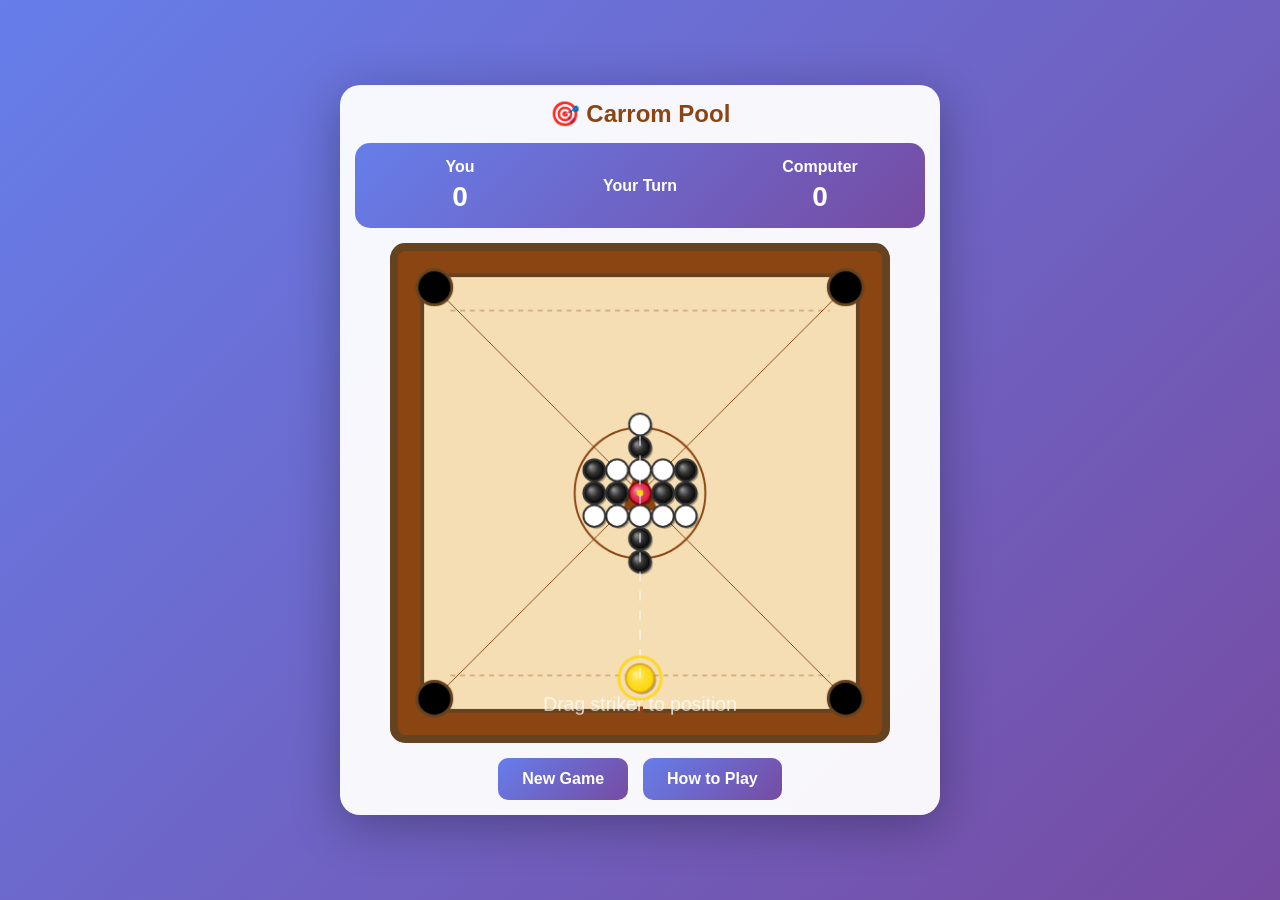
<file: index.html>
<!DOCTYPE html>
<html lang="en">
<head>
    <meta charset="UTF-8">
    <meta name="viewport" content="width=device-width, initial-scale=1.0, maximum-scale=1.0, user-scalable=no">
    <meta name="theme-color" content="#8B4513">
    <meta name="description" content="Play Carrom Pool - A classic board game">
    <meta name="apple-mobile-web-app-capable" content="yes">
    <meta name="apple-mobile-web-app-status-bar-style" content="black-translucent">
    <meta name="apple-mobile-web-app-title" content="Carrom">
    <link rel="manifest" href="/manifest.json">
    <link rel="stylesheet" href="styles.css">
    <title>Carrom Pool Game</title>
</head>
<body>
    <div id="game-container">
        <div id="header">
            <h1>🎯 Carrom Pool</h1>
            <button id="install-btn" style="display: none;">Install App</button>
        </div>

        <div id="score-board">
            <div class="player-score">
                <h3>You</h3>
                <div id="player-score">0</div>
            </div>
            <div class="turn-indicator">
                <div id="turn-text">Your Turn</div>
                <div id="foul-text" style="display: none;">Foul! Skip Turn</div>
            </div>
            <div class="player-score">
                <h3>Computer</h3>
                <div id="computer-score">0</div>
            </div>
        </div>

        <canvas id="gameCanvas"></canvas>

        <div id="controls">
            <button id="reset-btn">New Game</button>
            <button id="help-btn">How to Play</button>
        </div>

        <div id="help-modal" class="modal" style="display: none;">
            <div class="modal-content">
                <span class="close">&times;</span>
                <h2>How to Play Carrom Pool</h2>
                <ul>
                    <li>Step 1: Drag striker left/right to position it on baseline</li>
                    <li>Step 2: Tap anywhere to start aiming - cue stick appears</li>
                    <li>Step 3: Drag in any direction to aim</li>
                    <li>Step 4: Drag back further for more power - power bar shows strength</li>
                    <li>Step 5: Release to shoot!</li>
                    <li>Goal: Pocket all your color pieces (white)</li>
                    <li>Bonus: Pocket red queen and cover it with your piece for +50 points</li>
                    <li>Foul: Pocketing opponent's piece or striker</li>
                    <li>You get another turn when you pocket your piece</li>
                </ul>
                <button id="close-help">Got it!</button>
            </div>
        </div>

        <div id="game-over-modal" class="modal" style="display: none;">
            <div class="modal-content">
                <h2 id="winner-text"></h2>
                <p id="final-score"></p>
                <button id="play-again-btn">Play Again</button>
            </div>
        </div>
    </div>

    <script src="game.js"></script>
</body>
</html>
</file>
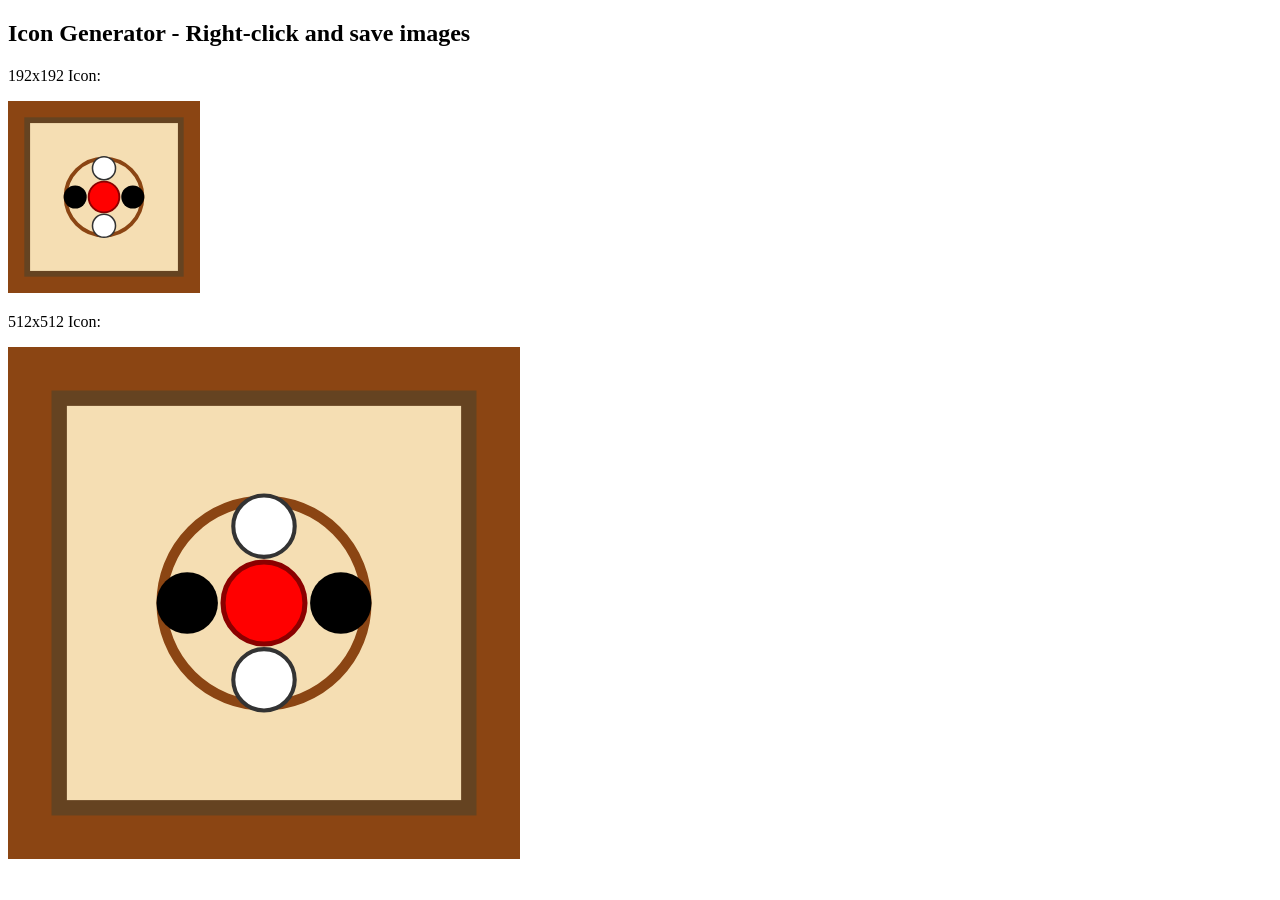
<file: generate-icons.html>
<!DOCTYPE html>
<html>
<head>
    <title>Generate Carrom Icons</title>
</head>
<body>
    <h2>Icon Generator - Right-click and save images</h2>
    <div>
        <p>192x192 Icon:</p>
        <canvas id="icon192" width="192" height="192"></canvas>
    </div>
    <div>
        <p>512x512 Icon:</p>
        <canvas id="icon512" width="512" height="512"></canvas>
    </div>

    <script>
        function drawIcon(canvas, size) {
            const ctx = canvas.getContext('2d');

            // Background
            ctx.fillStyle = '#8B4513';
            ctx.fillRect(0, 0, size, size);

            // Board
            ctx.fillStyle = '#F5DEB3';
            const boardSize = size * 0.8;
            const offset = size * 0.1;
            ctx.fillRect(offset, offset, boardSize, boardSize);

            // Center circle
            ctx.strokeStyle = '#8B4513';
            ctx.lineWidth = size * 0.02;
            ctx.beginPath();
            ctx.arc(size / 2, size / 2, size * 0.2, 0, Math.PI * 2);
            ctx.stroke();

            // Queen piece (red)
            ctx.fillStyle = 'red';
            ctx.beginPath();
            ctx.arc(size / 2, size / 2, size * 0.08, 0, Math.PI * 2);
            ctx.fill();
            ctx.strokeStyle = '#8B0000';
            ctx.lineWidth = size * 0.01;
            ctx.stroke();

            // White pieces
            ctx.fillStyle = 'white';
            const pieceRadius = size * 0.06;
            const spacing = size * 0.15;

            // Top piece
            ctx.beginPath();
            ctx.arc(size / 2, size / 2 - spacing, pieceRadius, 0, Math.PI * 2);
            ctx.fill();
            ctx.strokeStyle = '#333';
            ctx.lineWidth = size * 0.008;
            ctx.stroke();

            // Bottom piece
            ctx.beginPath();
            ctx.arc(size / 2, size / 2 + spacing, pieceRadius, 0, Math.PI * 2);
            ctx.fill();
            ctx.stroke();

            // Black pieces
            ctx.fillStyle = 'black';

            // Left piece
            ctx.beginPath();
            ctx.arc(size / 2 - spacing, size / 2, pieceRadius, 0, Math.PI * 2);
            ctx.fill();

            // Right piece
            ctx.beginPath();
            ctx.arc(size / 2 + spacing, size / 2, pieceRadius, 0, Math.PI * 2);
            ctx.fill();

            // Border
            ctx.strokeStyle = '#654321';
            ctx.lineWidth = size * 0.03;
            ctx.strokeRect(offset, offset, boardSize, boardSize);
        }

        drawIcon(document.getElementById('icon192'), 192);
        drawIcon(document.getElementById('icon512'), 512);

        // Auto-download icons
        setTimeout(() => {
            const canvas192 = document.getElementById('icon192');
            const canvas512 = document.getElementById('icon512');

            canvas192.toBlob(blob => {
                const url = URL.createObjectURL(blob);
                const a = document.createElement('a');
                a.href = url;
                a.download = 'icon-192.png';
                a.click();
            });

            setTimeout(() => {
                canvas512.toBlob(blob => {
                    const url = URL.createObjectURL(blob);
                    const a = document.createElement('a');
                    a.href = url;
                    a.download = 'icon-512.png';
                    a.click();
                });
            }, 1000);
        }, 500);
    </script>
</body>
</html>
</file>
<file: styles.css>
* {
    margin: 0;
    padding: 0;
    box-sizing: border-box;
    -webkit-tap-highlight-color: transparent;
}

body {
    font-family: 'Arial', sans-serif;
    background: linear-gradient(135deg, #667eea 0%, #764ba2 100%);
    min-height: 100vh;
    display: flex;
    justify-content: center;
    align-items: center;
    padding: 10px;
    overflow: hidden;
    touch-action: none;
}

#game-container {
    max-width: 600px;
    width: 100%;
    background: rgba(255, 255, 255, 0.95);
    border-radius: 20px;
    padding: 15px;
    box-shadow: 0 10px 50px rgba(0, 0, 0, 0.3);
}

#header {
    display: flex;
    justify-content: space-between;
    align-items: center;
    margin-bottom: 15px;
}

h1 {
    color: #8B4513;
    font-size: 24px;
    text-align: center;
    flex: 1;
}

#install-btn {
    background: #4CAF50;
    color: white;
    border: none;
    padding: 8px 15px;
    border-radius: 8px;
    cursor: pointer;
    font-size: 14px;
}

#score-board {
    display: flex;
    justify-content: space-between;
    align-items: center;
    background: linear-gradient(135deg, #667eea 0%, #764ba2 100%);
    padding: 15px;
    border-radius: 15px;
    margin-bottom: 15px;
    color: white;
}

.player-score {
    text-align: center;
    flex: 1;
}

.player-score h3 {
    font-size: 16px;
    margin-bottom: 5px;
}

.player-score div {
    font-size: 28px;
    font-weight: bold;
}

.turn-indicator {
    flex: 1;
    text-align: center;
    font-size: 16px;
    font-weight: bold;
}

#foul-text {
    color: #ff6b6b;
    animation: blink 1s infinite;
}

@keyframes blink {
    0%, 50%, 100% { opacity: 1; }
    25%, 75% { opacity: 0.5; }
}

#gameCanvas {
    display: block;
    width: 100%;
    max-width: 500px;
    height: auto;
    margin: 0 auto;
    background: #8B4513;
    border-radius: 15px;
    border: 8px solid #654321;
    box-shadow: inset 0 0 20px rgba(0, 0, 0, 0.5);
    touch-action: none;
}

#controls {
    display: flex;
    justify-content: center;
    gap: 15px;
    margin-top: 15px;
}

button {
    background: linear-gradient(135deg, #667eea 0%, #764ba2 100%);
    color: white;
    border: none;
    padding: 12px 24px;
    border-radius: 10px;
    cursor: pointer;
    font-size: 16px;
    font-weight: bold;
    transition: transform 0.2s, box-shadow 0.2s;
}

button:hover {
    transform: translateY(-2px);
    box-shadow: 0 5px 15px rgba(0, 0, 0, 0.3);
}

button:active {
    transform: translateY(0);
}

.modal {
    position: fixed;
    z-index: 1000;
    left: 0;
    top: 0;
    width: 100%;
    height: 100%;
    background-color: rgba(0, 0, 0, 0.7);
    display: flex;
    justify-content: center;
    align-items: center;
}

.modal-content {
    background: white;
    padding: 30px;
    border-radius: 20px;
    max-width: 90%;
    max-height: 80%;
    overflow-y: auto;
    box-shadow: 0 10px 50px rgba(0, 0, 0, 0.5);
}

.modal-content h2 {
    color: #8B4513;
    margin-bottom: 20px;
    text-align: center;
}

.modal-content ul {
    list-style: none;
    padding: 0;
}

.modal-content li {
    padding: 10px;
    margin: 10px 0;
    background: #f0f0f0;
    border-radius: 8px;
    position: relative;
    padding-left: 30px;
}

.modal-content li::before {
    content: "👉";
    position: absolute;
    left: 10px;
}

.close {
    color: #aaa;
    float: right;
    font-size: 28px;
    font-weight: bold;
    cursor: pointer;
    line-height: 20px;
}

.close:hover {
    color: #000;
}

#close-help, #play-again-btn {
    width: 100%;
    margin-top: 20px;
}

/* Responsive adjustments */
@media (max-width: 600px) {
    h1 {
        font-size: 20px;
    }

    .player-score h3 {
        font-size: 14px;
    }

    .player-score div {
        font-size: 24px;
    }

    .turn-indicator {
        font-size: 14px;
    }

    button {
        padding: 10px 20px;
        font-size: 14px;
    }

    #game-container {
        padding: 10px;
    }
}

@media (max-width: 400px) {
    #score-board {
        flex-direction: column;
        gap: 10px;
    }

    .player-score {
        width: 100%;
    }

    #controls {
        flex-direction: column;
    }

    button {
        width: 100%;
    }
}
</file>
